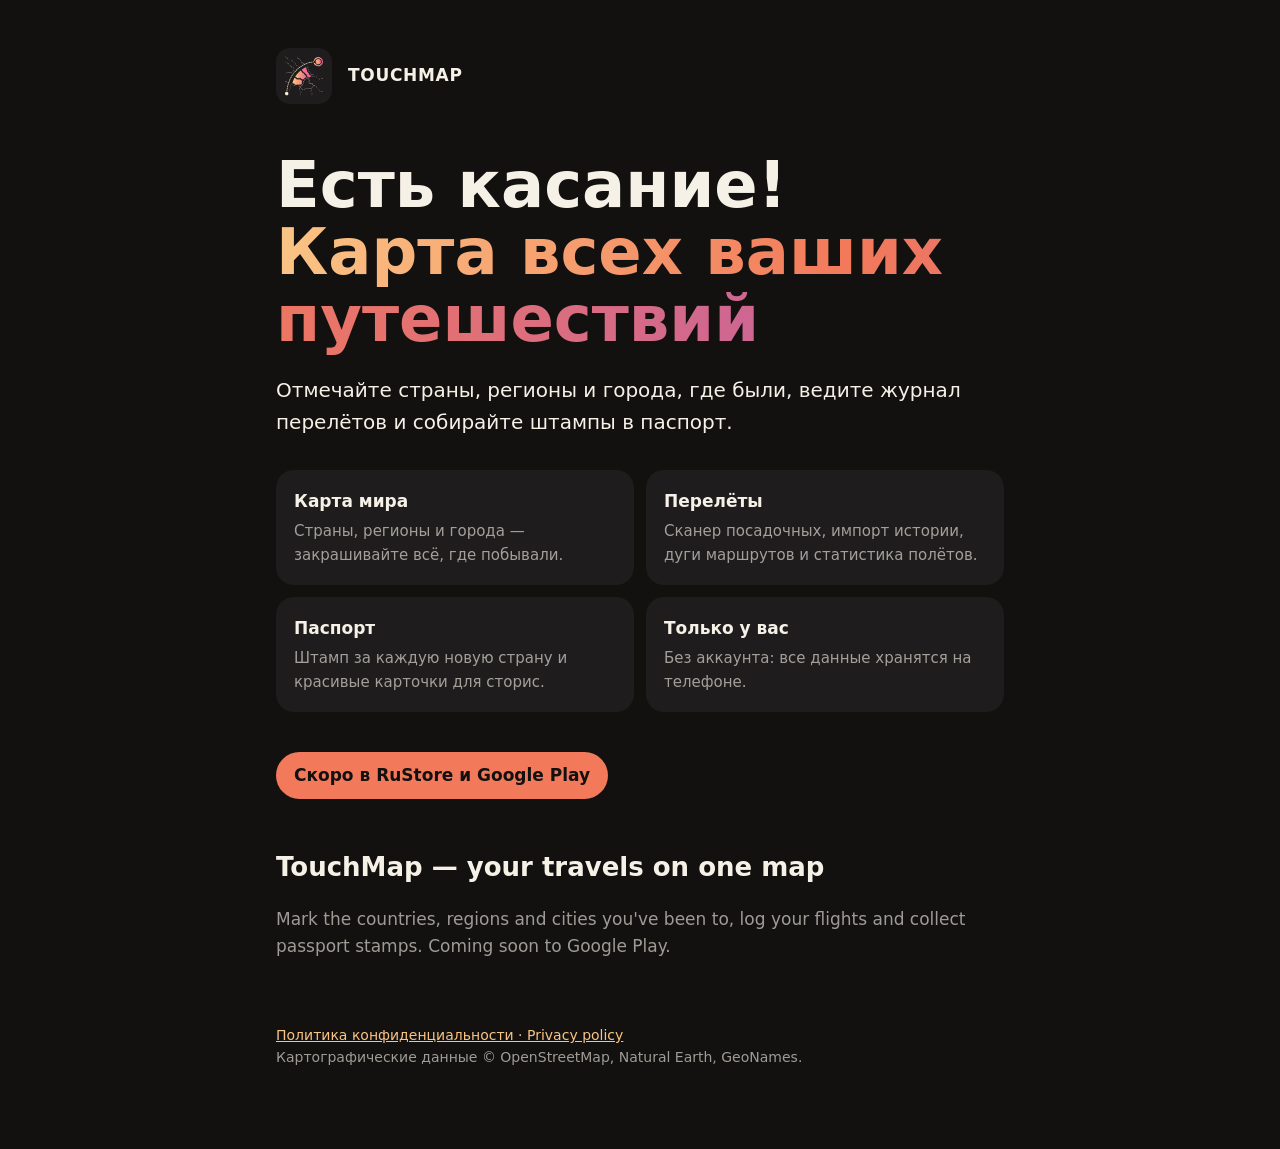
<file: index.html>
<!doctype html>
<html lang="ru">
<head>
  <meta charset="utf-8" />
  <meta name="viewport" content="width=device-width, initial-scale=1" />
  <title>TouchMap — карта путешествий и перелётов</title>
  <meta name="description" content="Отмечайте страны, регионы и города, где были, ведите журнал перелётов и собирайте штампы в паспорт." />
  <link rel="icon" href="favicon.png" />
  <link rel="stylesheet" href="style.css" />
</head>
<body>
<main>
  <a class="brand" href="./"><img src="icon.svg" alt="" /><span>TOUCHMAP</span></a>

  <h1>Есть касание! <em>Карта всех ваших путешествий</em></h1>
  <p class="lead">Отмечайте страны, регионы и города, где были, ведите журнал перелётов и собирайте штампы в паспорт.</p>

  <div class="cards">
    <div class="card"><b>Карта мира</b><p>Страны, регионы и города — закрашивайте всё, где побывали.</p></div>
    <div class="card"><b>Перелёты</b><p>Сканер посадочных, импорт истории, дуги маршрутов и статистика полётов.</p></div>
    <div class="card"><b>Паспорт</b><p>Штамп за каждую новую страну и красивые карточки для сторис.</p></div>
    <div class="card"><b>Только у вас</b><p>Без аккаунта: все данные хранятся на телефоне.</p></div>
  </div>

  <span class="soon">Скоро в RuStore и Google Play</span>

  <h2 lang="en">TouchMap — your travels on one map</h2>
  <p lang="en">Mark the countries, regions and cities you've been to, log your flights and collect passport stamps. Coming soon to Google Play.</p>

  <footer>
    <a href="privacy.html">Политика конфиденциальности · Privacy policy</a><br />
    Картографические данные © OpenStreetMap, Natural Earth, GeoNames.
  </footer>
</main>
</body>
</html>
</file>
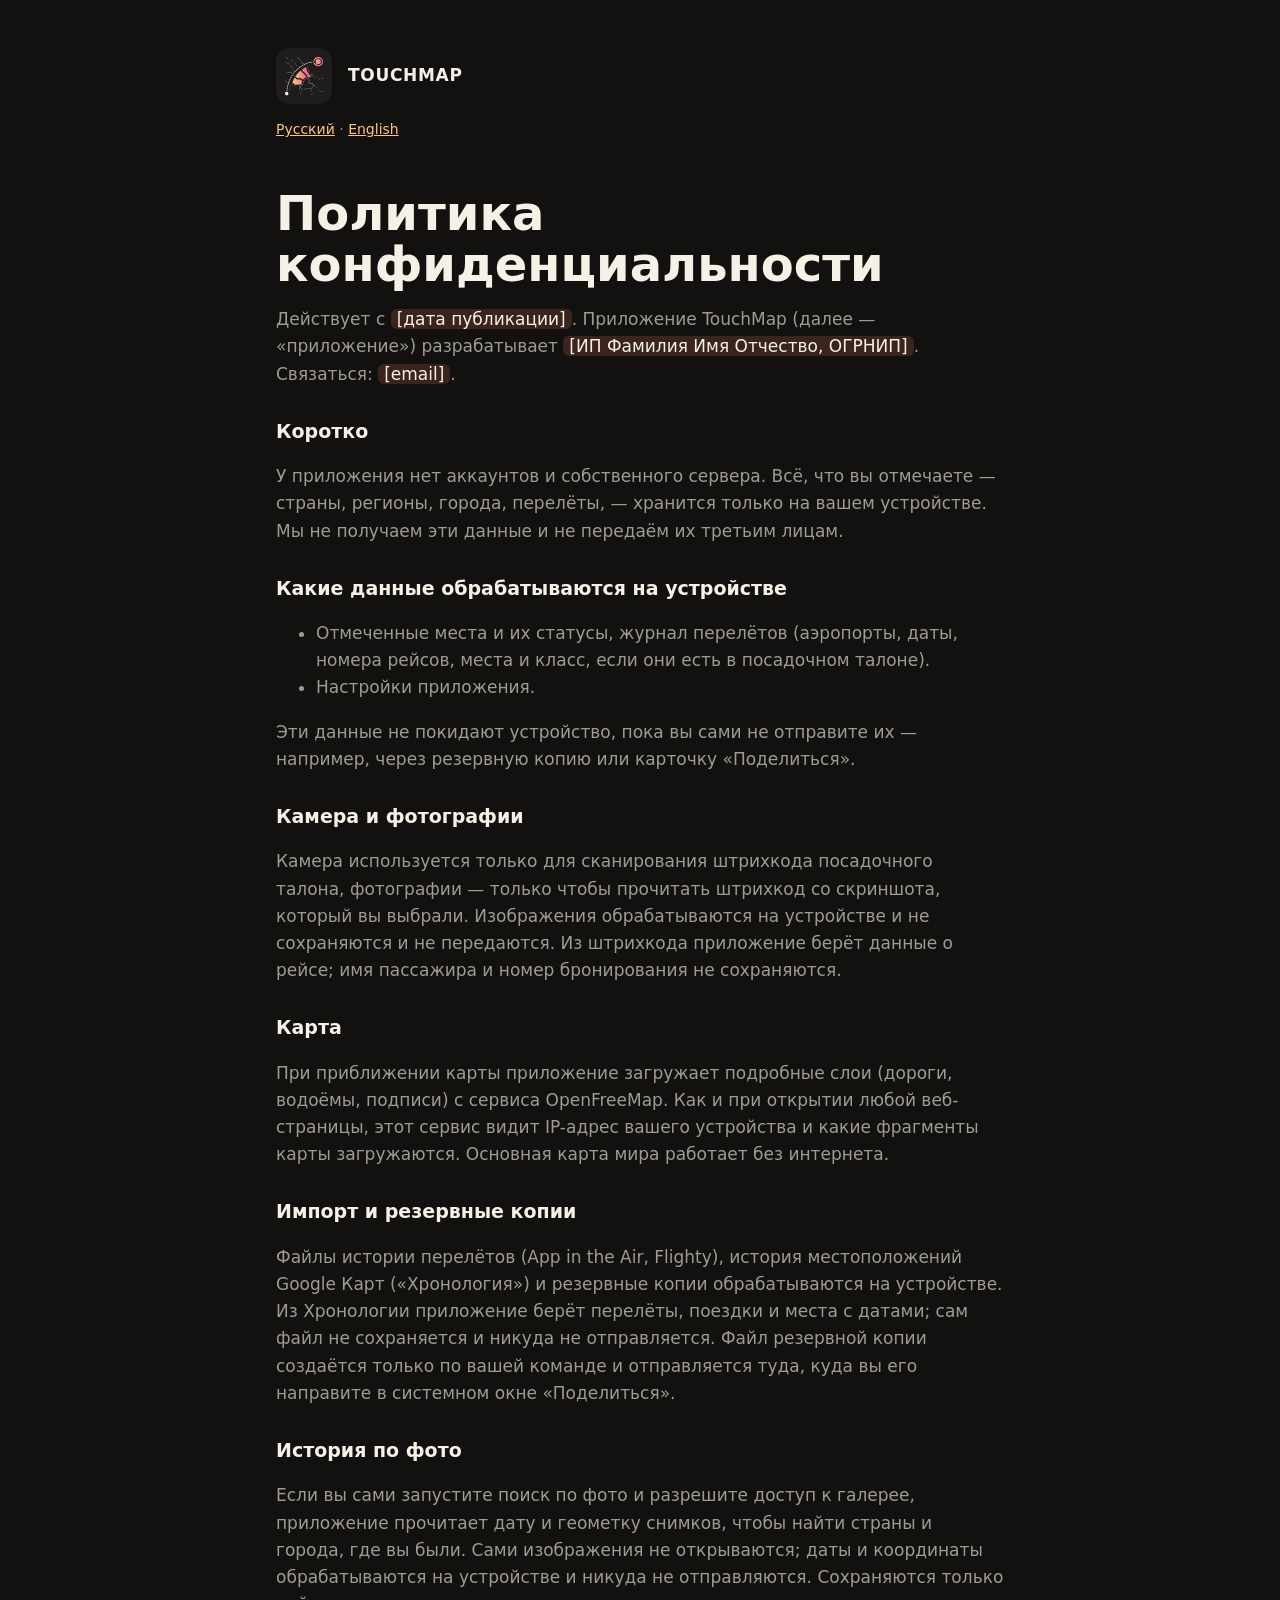
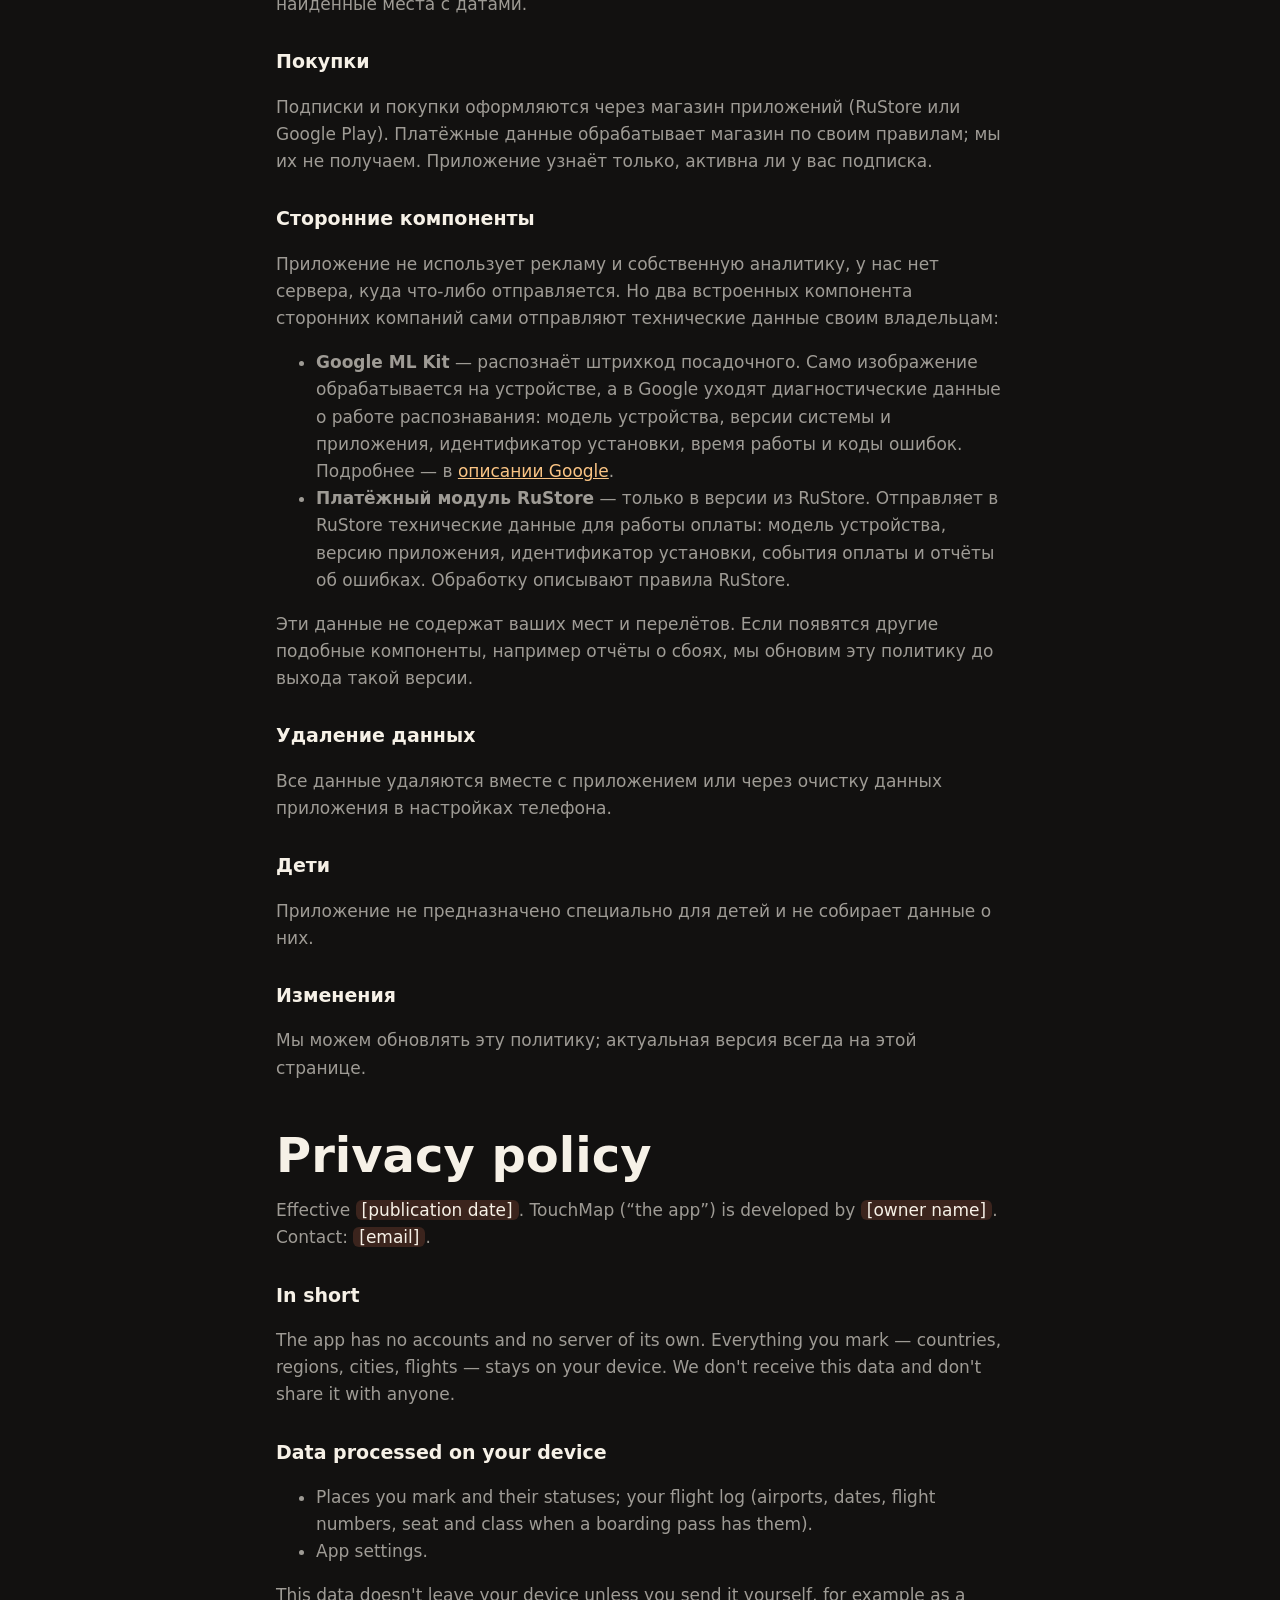
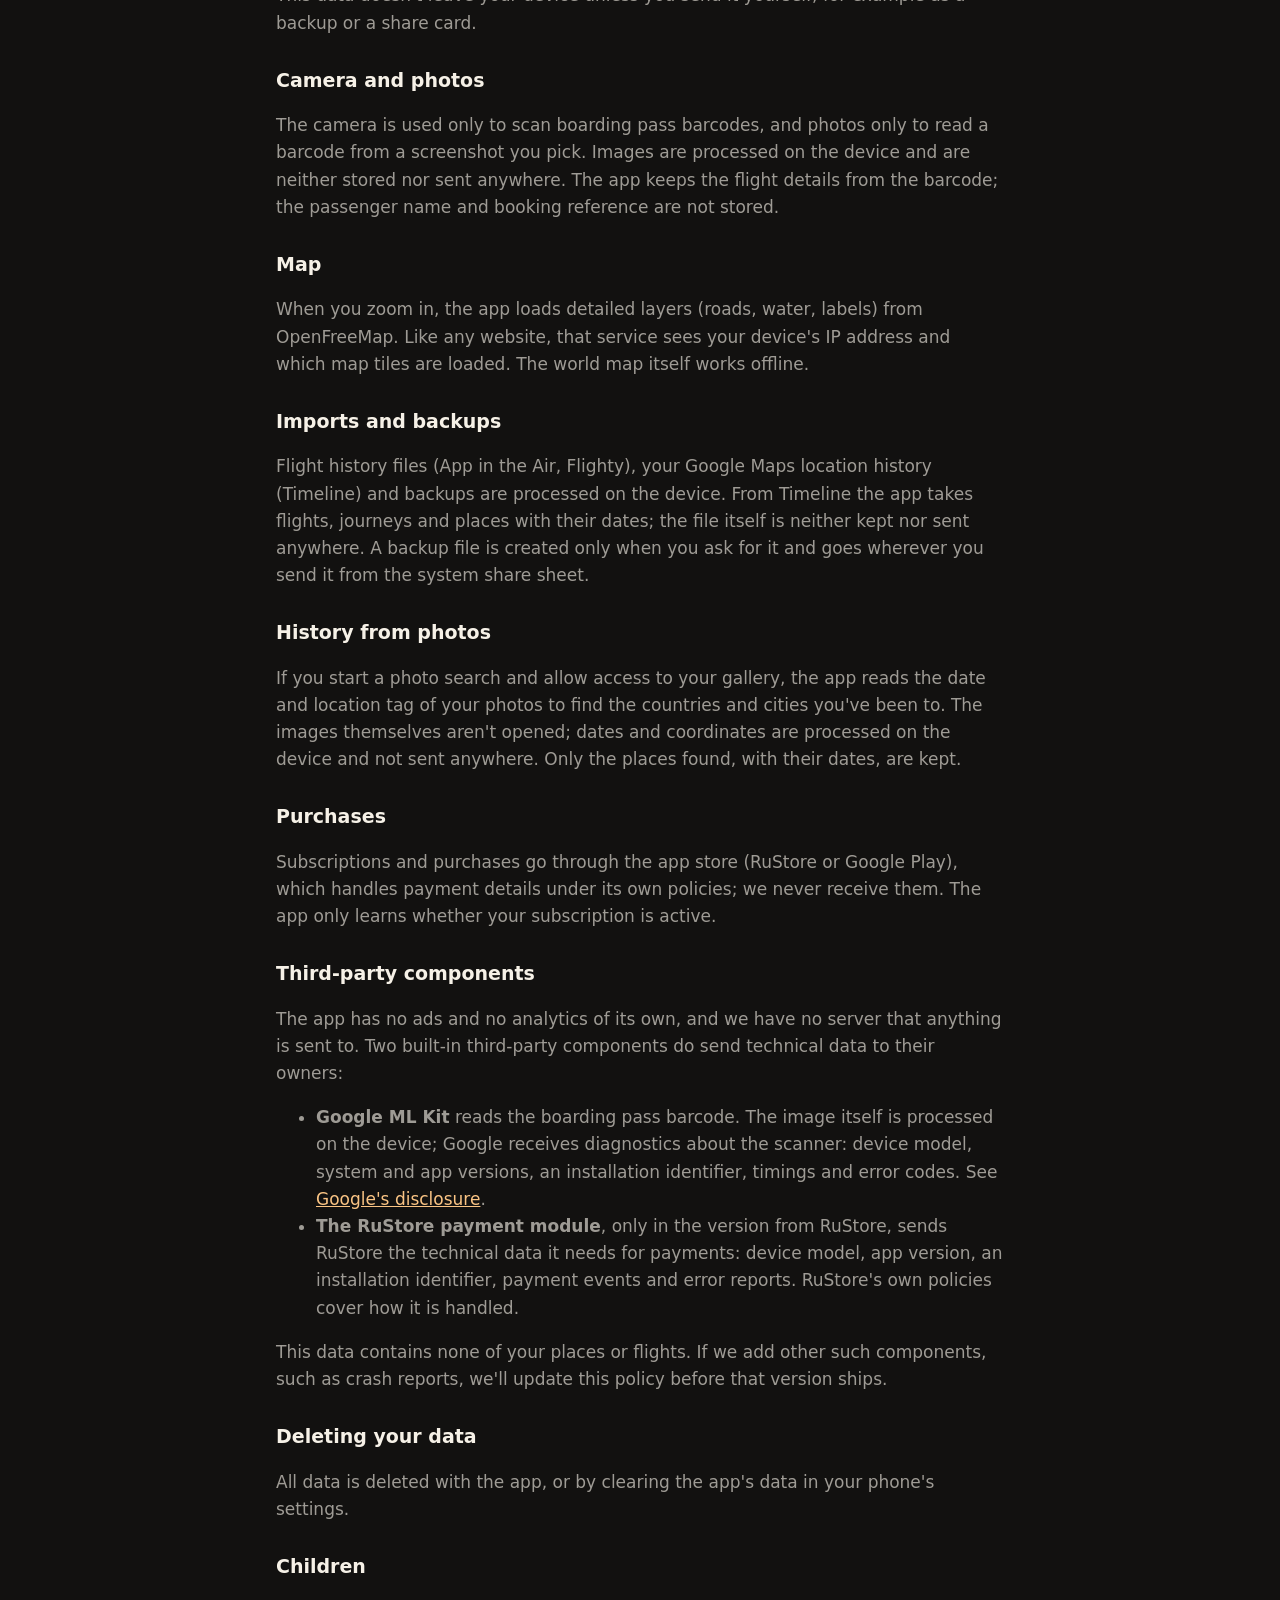
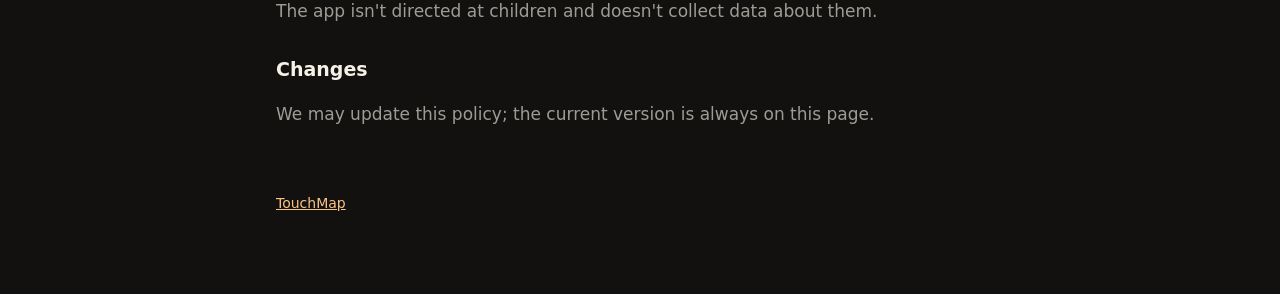
<file: privacy.html>
<!doctype html>
<html lang="ru">
<head>
  <meta charset="utf-8" />
  <meta name="viewport" content="width=device-width, initial-scale=1" />
  <title>Политика конфиденциальности — TouchMap</title>
  <link rel="icon" href="favicon.png" />
  <link rel="stylesheet" href="style.css" />
</head>
<body>
<main>
  <a class="brand" href="./"><img src="icon.svg" alt="" /><span>TOUCHMAP</span></a>
  <p class="lang"><a href="#ru">Русский</a> · <a href="#en">English</a></p>

  <!-- Before publishing: replace the two highlighted placeholders (owner and contact email). -->

  <section id="ru">
    <h1>Политика конфиденциальности</h1>
    <p>Действует с <span class="todo">[дата публикации]</span>. Приложение TouchMap (далее — «приложение») разрабатывает <span class="todo">[ИП Фамилия Имя Отчество, ОГРНИП]</span>. Связаться: <span class="todo">[email]</span>.</p>

    <h3>Коротко</h3>
    <p>У приложения нет аккаунтов и собственного сервера. Всё, что вы отмечаете — страны, регионы, города, перелёты, — хранится только на вашем устройстве. Мы не получаем эти данные и не передаём их третьим лицам.</p>

    <h3>Какие данные обрабатываются на устройстве</h3>
    <ul>
      <li>Отмеченные места и их статусы, журнал перелётов (аэропорты, даты, номера рейсов, места и класс, если они есть в посадочном талоне).</li>
      <li>Настройки приложения.</li>
    </ul>
    <p>Эти данные не покидают устройство, пока вы сами не отправите их — например, через резервную копию или карточку «Поделиться».</p>

    <h3>Камера и фотографии</h3>
    <p>Камера используется только для сканирования штрихкода посадочного талона, фотографии — только чтобы прочитать штрихкод со скриншота, который вы выбрали. Изображения обрабатываются на устройстве и не сохраняются и не передаются. Из штрихкода приложение берёт данные о рейсе; имя пассажира и номер бронирования не сохраняются.</p>

    <h3>Карта</h3>
    <p>При приближении карты приложение загружает подробные слои (дороги, водоёмы, подписи) с сервиса OpenFreeMap. Как и при открытии любой веб-страницы, этот сервис видит IP-адрес вашего устройства и какие фрагменты карты загружаются. Основная карта мира работает без интернета.</p>

    <h3>Импорт и резервные копии</h3>
    <p>Файлы истории перелётов (App in the Air, Flighty), история местоположений Google Карт («Хронология») и резервные копии обрабатываются на устройстве. Из Хронологии приложение берёт перелёты, поездки и места с датами; сам файл не сохраняется и никуда не отправляется. Файл резервной копии создаётся только по вашей команде и отправляется туда, куда вы его направите в системном окне «Поделиться».</p>

    <h3>История по фото</h3>
    <p>Если вы сами запустите поиск по фото и разрешите доступ к галерее, приложение прочитает дату и геометку снимков, чтобы найти страны и города, где вы были. Сами изображения не открываются; даты и координаты обрабатываются на устройстве и никуда не отправляются. Сохраняются только найденные места с датами.</p>

    <h3>Покупки</h3>
    <p>Подписки и покупки оформляются через магазин приложений (RuStore или Google Play). Платёжные данные обрабатывает магазин по своим правилам; мы их не получаем. Приложение узнаёт только, активна ли у вас подписка.</p>

    <h3>Сторонние компоненты</h3>
    <p>Приложение не использует рекламу и собственную аналитику, у нас нет сервера, куда что-либо отправляется. Но два встроенных компонента сторонних компаний сами отправляют технические данные своим владельцам:</p>
    <ul>
      <li><b>Google ML Kit</b> — распознаёт штрихкод посадочного. Само изображение обрабатывается на устройстве, а в Google уходят диагностические данные о работе распознавания: модель устройства, версии системы и приложения, идентификатор установки, время работы и коды ошибок. Подробнее — в <a href="https://developers.google.com/ml-kit/android-data-disclosure">описании Google</a>.</li>
      <li><b>Платёжный модуль RuStore</b> — только в версии из RuStore. Отправляет в RuStore технические данные для работы оплаты: модель устройства, версию приложения, идентификатор установки, события оплаты и отчёты об ошибках. Обработку описывают правила RuStore.</li>
    </ul>
    <p>Эти данные не содержат ваших мест и перелётов. Если появятся другие подобные компоненты, например отчёты о сбоях, мы обновим эту политику до выхода такой версии.</p>

    <h3>Удаление данных</h3>
    <p>Все данные удаляются вместе с приложением или через очистку данных приложения в настройках телефона.</p>

    <h3>Дети</h3>
    <p>Приложение не предназначено специально для детей и не собирает данные о них.</p>

    <h3>Изменения</h3>
    <p>Мы можем обновлять эту политику; актуальная версия всегда на этой странице.</p>
  </section>

  <section id="en" lang="en">
    <h1>Privacy policy</h1>
    <p>Effective <span class="todo">[publication date]</span>. TouchMap (“the app”) is developed by <span class="todo">[owner name]</span>. Contact: <span class="todo">[email]</span>.</p>

    <h3>In short</h3>
    <p>The app has no accounts and no server of its own. Everything you mark — countries, regions, cities, flights — stays on your device. We don't receive this data and don't share it with anyone.</p>

    <h3>Data processed on your device</h3>
    <ul>
      <li>Places you mark and their statuses; your flight log (airports, dates, flight numbers, seat and class when a boarding pass has them).</li>
      <li>App settings.</li>
    </ul>
    <p>This data doesn't leave your device unless you send it yourself, for example as a backup or a share card.</p>

    <h3>Camera and photos</h3>
    <p>The camera is used only to scan boarding pass barcodes, and photos only to read a barcode from a screenshot you pick. Images are processed on the device and are neither stored nor sent anywhere. The app keeps the flight details from the barcode; the passenger name and booking reference are not stored.</p>

    <h3>Map</h3>
    <p>When you zoom in, the app loads detailed layers (roads, water, labels) from OpenFreeMap. Like any website, that service sees your device's IP address and which map tiles are loaded. The world map itself works offline.</p>

    <h3>Imports and backups</h3>
    <p>Flight history files (App in the Air, Flighty), your Google Maps location history (Timeline) and backups are processed on the device. From Timeline the app takes flights, journeys and places with their dates; the file itself is neither kept nor sent anywhere. A backup file is created only when you ask for it and goes wherever you send it from the system share sheet.</p>

    <h3>History from photos</h3>
    <p>If you start a photo search and allow access to your gallery, the app reads the date and location tag of your photos to find the countries and cities you've been to. The images themselves aren't opened; dates and coordinates are processed on the device and not sent anywhere. Only the places found, with their dates, are kept.</p>

    <h3>Purchases</h3>
    <p>Subscriptions and purchases go through the app store (RuStore or Google Play), which handles payment details under its own policies; we never receive them. The app only learns whether your subscription is active.</p>

    <h3>Third-party components</h3>
    <p>The app has no ads and no analytics of its own, and we have no server that anything is sent to. Two built-in third-party components do send technical data to their owners:</p>
    <ul>
      <li><b>Google ML Kit</b> reads the boarding pass barcode. The image itself is processed on the device; Google receives diagnostics about the scanner: device model, system and app versions, an installation identifier, timings and error codes. See <a href="https://developers.google.com/ml-kit/android-data-disclosure">Google's disclosure</a>.</li>
      <li><b>The RuStore payment module</b>, only in the version from RuStore, sends RuStore the technical data it needs for payments: device model, app version, an installation identifier, payment events and error reports. RuStore's own policies cover how it is handled.</li>
    </ul>
    <p>This data contains none of your places or flights. If we add other such components, such as crash reports, we'll update this policy before that version ships.</p>

    <h3>Deleting your data</h3>
    <p>All data is deleted with the app, or by clearing the app's data in your phone's settings.</p>

    <h3>Children</h3>
    <p>The app isn't directed at children and doesn't collect data about them.</p>

    <h3>Changes</h3>
    <p>We may update this policy; the current version is always on this page.</p>
  </section>

  <footer><a href="./">TouchMap</a></footer>
</main>
</body>
</html>
</file>
<file: style.css>
:root {
  --ink: #121110;
  --panel: #1e1c1d;
  --cream: #f6f1e7;
  --muted: rgba(246, 241, 231, 0.62);
  --coral: #f2795a;
  --peach: #fac484;
  --pink: #ce6693;
}
* { box-sizing: border-box; }
body {
  margin: 0;
  background: var(--ink);
  color: var(--cream);
  font: 17px/1.6 Inter, system-ui, -apple-system, 'Segoe UI', Roboto, sans-serif;
}
main { max-width: 760px; margin: 0 auto; padding: 48px 16px 80px; }
a { color: var(--peach); }
.brand { display: flex; align-items: center; gap: 16px; text-decoration: none; color: var(--cream); }
.brand img { width: 56px; height: 56px; border-radius: 14px; }
.brand span { font-weight: 800; letter-spacing: 0.04em; }
h1 { font-size: clamp(32px, 8vw, 64px); line-height: 1.05; margin: 48px 0 16px; overflow-wrap: break-word; hyphens: auto; }
h1 em { font-style: normal; background: linear-gradient(90deg, var(--peach), var(--coral), var(--pink)); -webkit-background-clip: text; background-clip: text; color: transparent; }
section h1 { font-size: clamp(28px, 7vw, 48px); }
h2 { font-size: 26px; margin: 48px 0 8px; }
h3 { font-size: 19px; margin: 28px 0 4px; }
p, li { color: var(--muted); }
.lead { font-size: 20px; color: var(--cream); }
.cards { display: grid; grid-template-columns: repeat(2, 1fr); gap: 12px; margin: 32px 0; }
.card { background: var(--panel); border-radius: 18px; padding: 18px; }
.card b { display: block; color: var(--cream); margin-bottom: 4px; }
.card p { margin: 0; font-size: 15px; }
.soon { display: inline-block; margin-top: 8px; padding: 10px 18px; border-radius: 999px; background: var(--coral); color: var(--ink); font-weight: 700; }
footer { margin-top: 64px; font-size: 14px; color: var(--muted); }
.lang { color: var(--muted); font-size: 14px; }
.todo { background: rgba(242, 121, 90, 0.18); color: var(--cream); padding: 0 6px; border-radius: 6px; }
@media (max-width: 560px) { .cards { grid-template-columns: 1fr; } }
</file>
